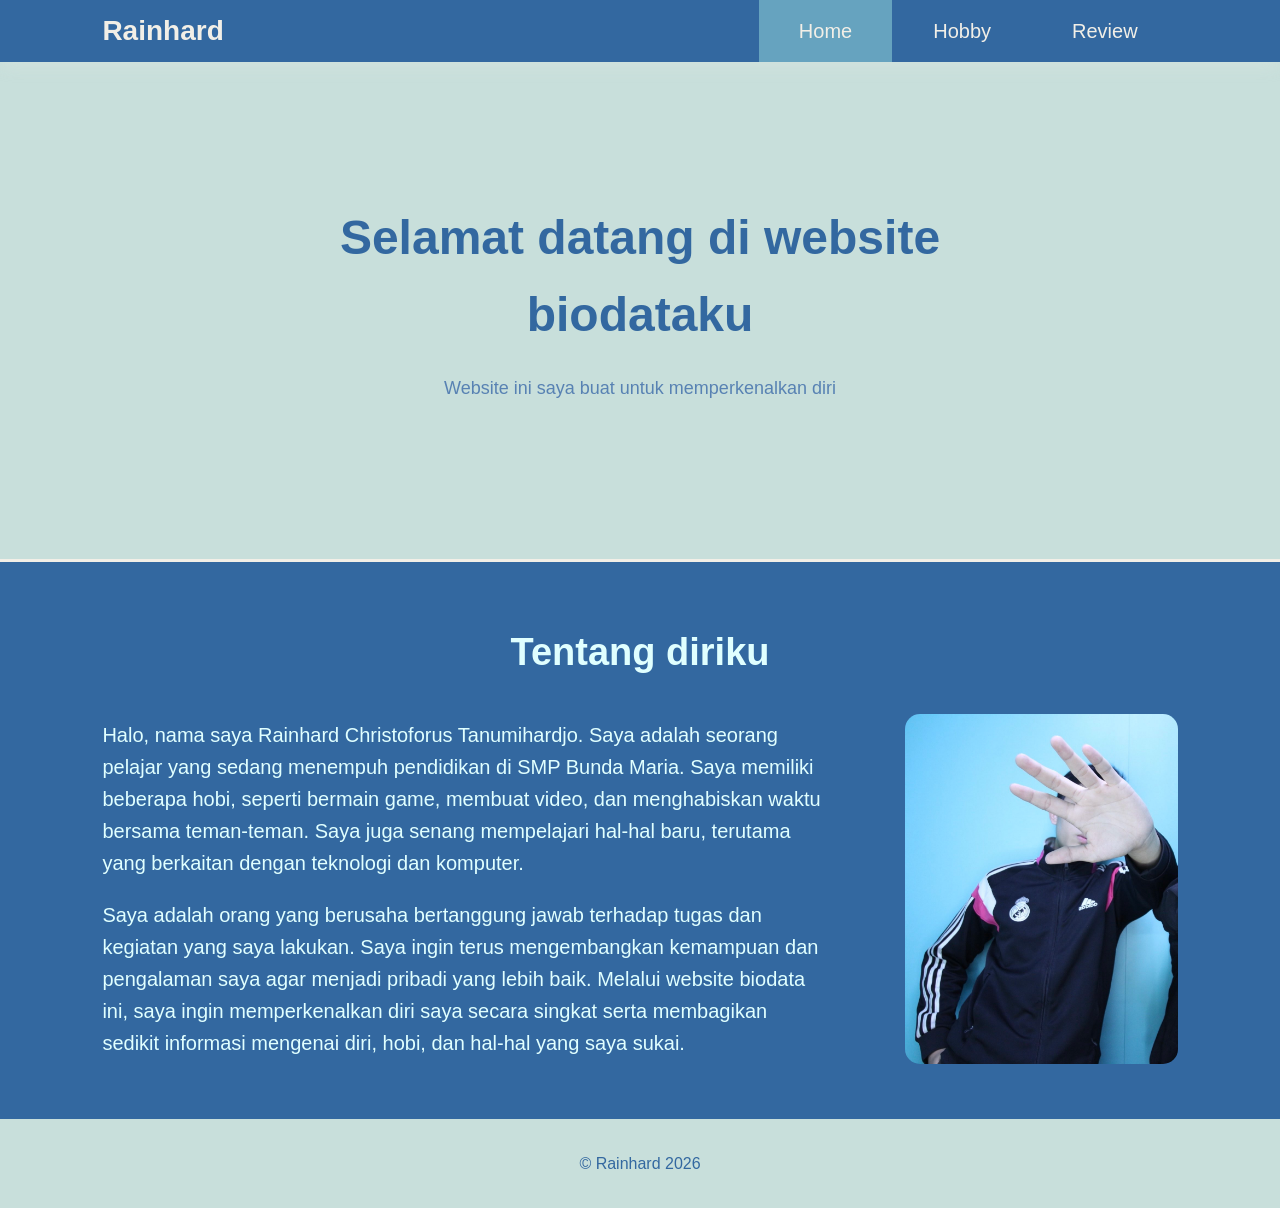
<file: index.html>
<!DOCTYPE html>
<html lang="en">
    <head>
        <meta charset="UTF-8">
        <meta name="viewport" content="width=device-width, initial-scale=1.0">
        <title>Biodata Rainhard</title>
        <link rel="stylesheet" href="style.css">
    </head>

    <body>
        <header>
            <h1>Rainhard </h1>
            <nav>
                <a href="index.html" class="active">Home</a>  
                <a href="hobby.html">Hobby</a> 
                <a href="review.html">Review</a> 
            </nav>
        </header>

        <section id="home">
            <h2>Selamat datang di website biodataku</h2>
            <p>Website ini saya buat untuk memperkenalkan diri</p>
        </section>

        <section id="about">
            <h2>Tentang diriku</h2>

            <div class="about-content">
                <div class="about-text">       
                    <p>Halo, nama saya Rainhard Christoforus Tanumihardjo. Saya adalah seorang pelajar yang sedang menempuh pendidikan di SMP Bunda Maria. Saya memiliki beberapa hobi, seperti bermain game, membuat video, dan menghabiskan waktu bersama teman-teman. Saya juga senang mempelajari hal-hal baru, terutama yang berkaitan dengan teknologi dan komputer.</p>
                    <p>Saya adalah orang yang berusaha bertanggung jawab terhadap tugas dan kegiatan yang saya lakukan. Saya ingin terus mengembangkan kemampuan dan pengalaman saya agar menjadi pribadi yang lebih baik. Melalui website biodata ini, saya ingin memperkenalkan diri saya secara singkat serta membagikan sedikit informasi mengenai diri, hobi, dan hal-hal yang saya sukai.</p>
                </div>
                              
                <img src="assets/foto-rainhard.jpg" alt="Foto Rainhard" class="about-foto">
            </div>
        </section>

        <footer>
            <p>&copy; Rainhard 2026</p>
        </footer>

    </body>
</html>
</file>
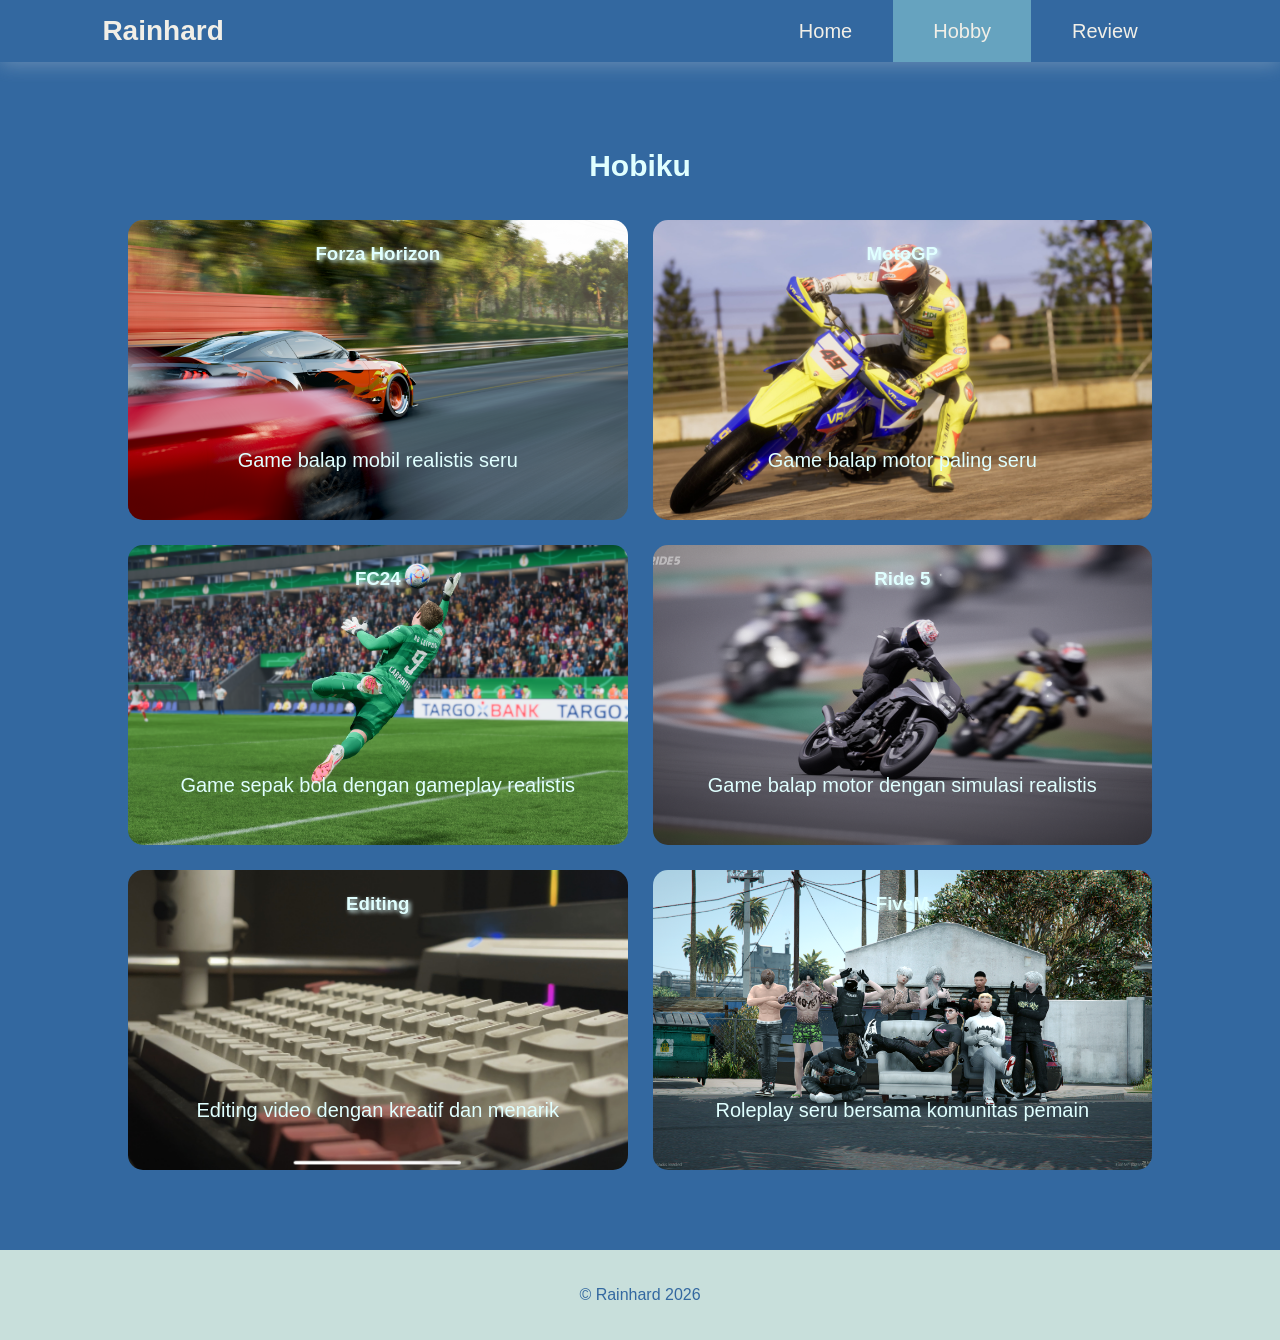
<file: hobby.html>
<!DOCTYPE html>
<html lang="en">
    <head>
        <meta charset="UTF-8">
        <meta name="viewport" content="width=device-width, initial-scale=1.0">
        <title>Hobby</title>
        <link rel="stylesheet" href="style.css">
    </head>

    <body>
        <header>
            <h1>Rainhard </h1>
            <nav>
                <a href="index.html">Home</a>  
                <a href="hobby.html" class="active">Hobby</a> 
                <a href="review.html">Review</a> 
            </nav>
        </header>

        <section id="hobby">
            <h2>Hobiku</h2>
            <div class="hobi-grid">
                <div class="hobi-card forza-card">
                    <div class="card-content">
                        <h3>Forza Horizon</h3>
                        <p>Game balap mobil realistis seru</p>
                    </div>
                </div>

                <div  class="hobi-card motogp-card">
                    <div class="card-content">
                        <h3>MotoGP</h3>
                        <p>Game balap motor paling seru</p>
                    </div>
                </div>

                <div class="hobi-card fc24-card">
                    <div class="card-content">
                        <h3>FC24</h3>
                        <p>Game sepak bola dengan gameplay realistis</p>
                    </div>    
                </div>

                <div  class="hobi-card ride-card">
                    <div class="card-content">
                        <h3>Ride 5</h3>
                        <p>Game balap motor dengan simulasi realistis</p>
                    </div>
                </div>

                <div class="hobi-card video-card">
                    <div class="card-content">
                        <h3>Editing</h3>
                        <p>Editing video dengan kreatif dan menarik</p>
                    </div>    
                </div>

                <div class="hobi-card fivem-card">
                    <div class="card-content">
                        <h3>FiveM</h3>
                        <p>Roleplay seru bersama komunitas pemain</p>
                    </div>
                </div>
            </div>
        </section>
        
        <footer>
            <p>&copy; Rainhard 2026</p>
        </footer>
    </body>
</html>
</file>
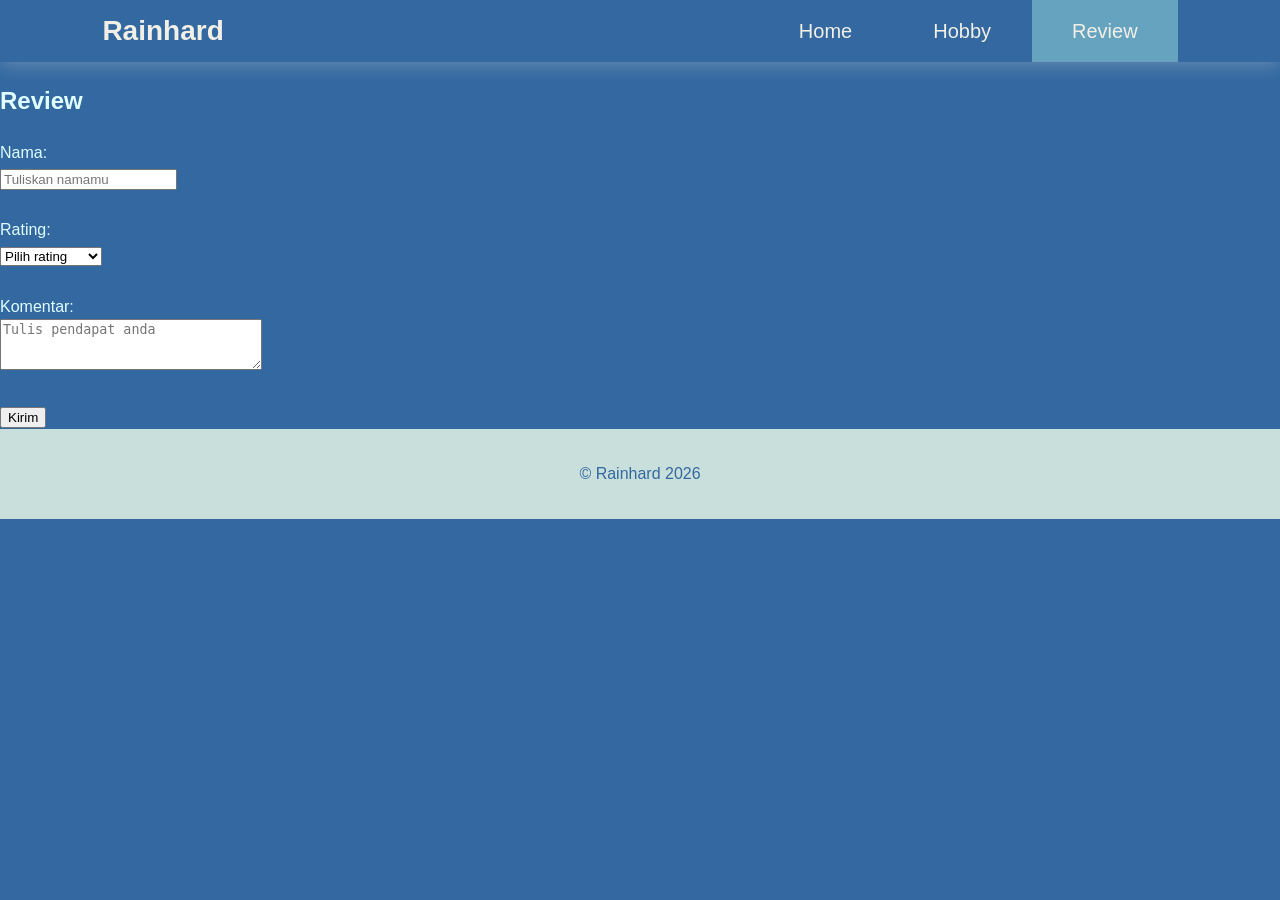
<file: review.html>
<!DOCTYPE html>
<html lang="en">
    <head>
        <meta charset="UTF-8">
        <meta name="viewport" content="width=device-width, initial-scale=1.0">
        <title>Hobby</title>
        <link rel="stylesheet" href="style.css">
    </head>

    <body>
        <header>
            <h1>Rainhard </h1>
            <nav>
                <a href="index.html">Home</a>  
                <a href="hobby.html">Hobby</a> 
                <a href="review.html" class="active">Review</a> 
            </nav>
        </header>

        <section id="review">
            <h2>Review</h2>
            <form>
                <label>Nama:</label> <br>
                <input type="text" placeholder="Tuliskan namamu">

                <br><br>

                <label>Rating:</label><br>
                <select>
                    <option disabled selected>Pilih rating</option>
                    <option>Sangat baik</option>
                    <option>Baik</option>
                    <option>Cukup</option>
                    <option>Buruk</option>
                    <option>Sangat buruk</option>
                </select>

                <br><br>

                <label>Komentar:</label><br>
                <textarea rows="3" cols="30" placeholder="Tulis pendapat anda"></textarea>

                <br><br>

                <button>Kirim</button>
            </form>
        </section>

        <footer>
            <p>&copy; Rainhard 2026</p>
        </footer>
    </body>
</html>
</file>
<file: style.css>
* {
    box-sizing: border-box;
}

body {
    margin: 0;
    font-family: Arial, Helvetica, sans-serif;
    background-color: #3368A0;
    color: #E0FFFF;
    line-height: 1.6;
}

header {
    background-color: #3368A0;
    display: flex;
    justify-content: space-between;
    align-items: center;
    box-shadow: 0px 2px 20px rgba(242, 239, 231, 0.3);
    position: sticky;
    top: 0;
    z-index: 1000;
    padding: 0 8%;
}

header h1 {
    margin: 0;
    font-size: 28px;
    color:#F2EFE7;
}

nav {
    display: flex;
    gap: 1px;
}

nav a {
    text-decoration: none;
    color: #F2EFE7;
    padding: 15px 40px;
    font-size: 20px;
}

nav a:hover {
    background-color: #66A3BF;
}

nav a.active {
    background-color:#66A3BF;
}

#home {
    min-height: 500px;
    display: flex;
    flex-direction: column;
    justify-content: center;
    align-items: center;
    background-color:#C8DFDB;
    color: #3368A0;
    border-bottom: 3px solid #F2EFE7;
}

#home h2 {
    margin: 0;
    max-width: 700px;
    font-size: 3rem;
    line-height: 1 2;
    text-align: center;
}

#home p {
    max-width: 600px;
    margin-top: 20px;
    font-size: 18px;
    color: #5882b3;
}

#about {
    padding: 40px 8%;
}

#about h2 {
    margin-top: 20px;
    margin-bottom: 16px;
    font-size: 38px;
    text-align: center;
}

.about-content {
    display: flex;
    align-items: center;
    gap: 80px;
    max-width: 1100px;
    margin: 0 auto;
}

.about-foto {
    width: 280px;
    height: 350px;
    object-fit: cover;
    border-radius: 15px;
}
#about p {
    max-width: 850px;
    font-size: 20px;
}

#hobby {
    padding: 80px 10%;
}

#hobby h2 {
    margin-top: 0px;
    margin-bottom: 30px;
    font-size: 30px;
    text-align: center;
}

.hobi-grid {
    display: grid;
    grid-template-columns: repeat(2, 1fr);
    gap: 25px;
}

.forza-card {
    background-image: url("assets/fh5.png");
}

.motogp-card {
    background-image: url("assets/motogp25.jpg");
}

.fc24-card {
    background-image: url("assets/fc24.png");
}

.ride-card {
    background-image: url("assets/ride5.png");
}

.fivem-card {
    background-image: url("assets/fivem.png");
}

.video-card {
    background-image: url("assets/editing.png");
}

.hobi-card {
    height: 300px;
    background-size: cover;
    background-position: center;
    border-radius: 15px;
    overflow: hidden;
    position: relative;
}

.card-content h3 {
   text-align: center;
   text-shadow: 2px 2px 4px; 
}

.card-content p {
    text-align: center;
    font-size: 20px;
    margin-top: 175px;
}
footer {
    background-color: #C8DFDB;
    color: #3368A0;
    padding: 1rem 0 1rem;
    text-align: center;
}
</file>
